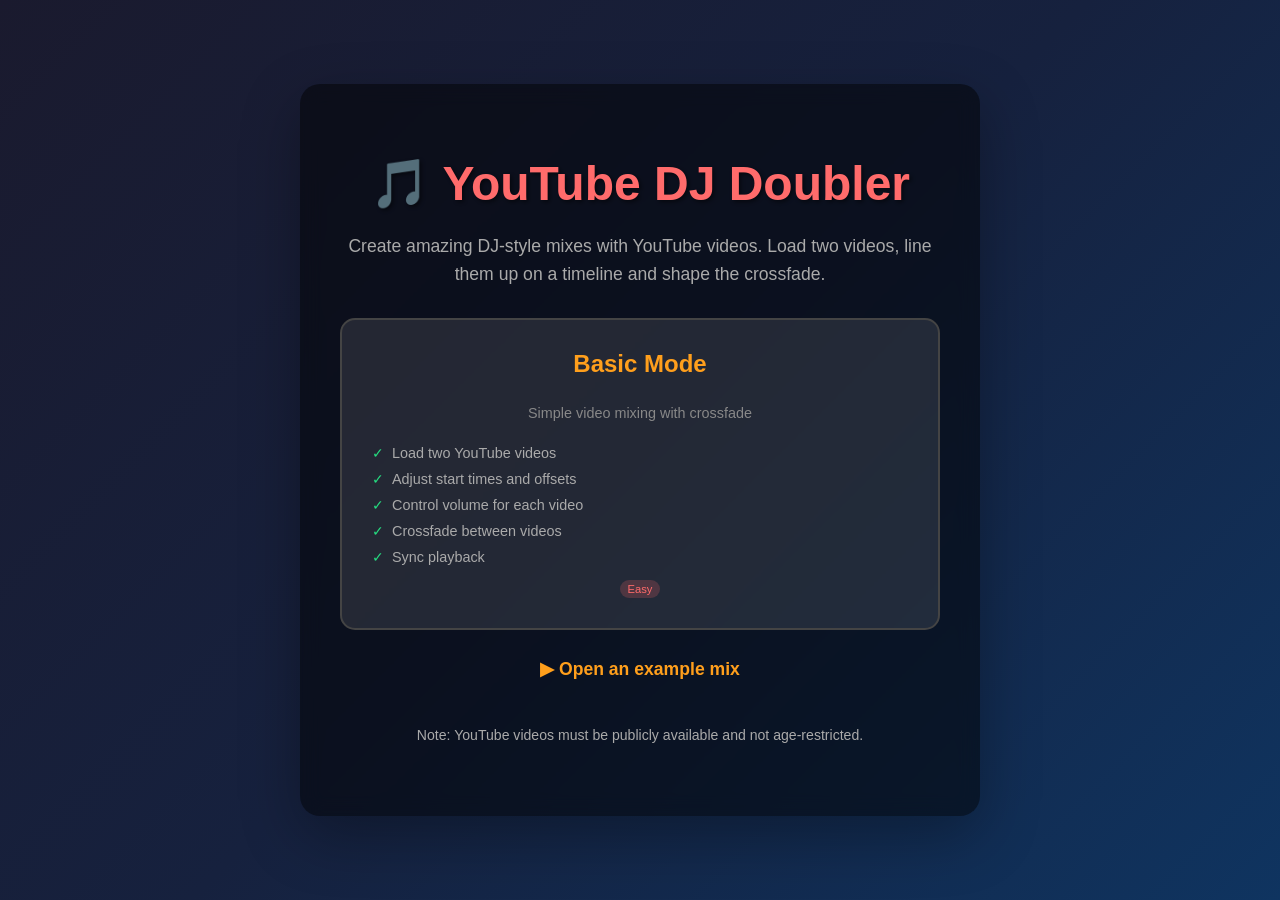
<file: index.html>
<!DOCTYPE html>
<html lang="en">
<head>
    <meta charset="UTF-8">
    <meta name="viewport" content="width=device-width, initial-scale=1.0">
    <title>YouTube DJ Doubler</title>
    <style>
        body {
            font-family: 'Segoe UI', Tahoma, Geneva, Verdana, sans-serif;
            background: linear-gradient(135deg, #1a1a2e 0%, #16213e 50%, #0f3460 100%);
            color: #e0e0e0;
            margin: 0;
            padding: 0;
            min-height: 100vh;
            display: flex;
            align-items: center;
            justify-content: center;
        }
        .container { text-align: center; max-width: 600px; padding: 40px; background: rgba(0, 0, 0, 0.5); border-radius: 20px; box-shadow: 0 20px 60px rgba(0, 0, 0, 0.3); backdrop-filter: blur(10px); }
        h1 { color: #ff6b6b; font-size: 3em; margin-bottom: 20px; text-shadow: 2px 2px 4px rgba(0,0,0,0.5); }
        p { color: #aaa; font-size: 1.1em; line-height: 1.6; margin-bottom: 30px; }
        .modes { display: flex; gap: 20px; justify-content: center; flex-wrap: wrap; }
        .mode-card { flex: 1; min-width: 200px; background: rgba(255, 255, 255, 0.1); border: 2px solid #444; border-radius: 15px; padding: 30px; cursor: pointer; transition: all 0.3s; text-decoration: none; color: inherit; }
        .mode-card:hover { border-color: #ff6b6b; transform: translateY(-5px); box-shadow: 0 10px 30px rgba(255, 107, 107, 0.2); }
        .mode-card h3 { color: #ff9f1c; margin-top: 0; font-size: 1.5em; }
        .mode-card p { color: #888; font-size: 0.9em; margin-bottom: 15px; }
        .mode-card .features { list-style: none; padding: 0; margin: 15px 0 0 0; text-align: left; }
        .mode-card .features li { padding: 5px 0; color: #aaa; font-size: 0.9em; position: relative; padding-left: 20px; }
        .mode-card .features li:before { content: "✓"; position: absolute; left: 0; color: #26de81; }
        .mode-card .tag { display: inline-block; padding: 3px 8px; border-radius: 12px; font-size: 0.7em; background: rgba(255, 107, 107, 0.2); color: #ff6b6b; margin-top: 10px; }
        .example { margin: 25px 0 0; }
        .example a { color: #ff9f1c; text-decoration: none; font-weight: bold; }
        .example a:hover { text-decoration: underline; }
        .footer { margin-top: 40px; color: #666; font-size: 0.8em; }
        .footer a { color: #ff6b6b; text-decoration: none; }
        .footer a:hover { text-decoration: underline; }
    </style>
</head>
<body>
    <div class="container">
        <h1>🎵 YouTube DJ Doubler</h1>
        <p>Create amazing DJ-style mixes with YouTube videos. Load two videos, line them up on a timeline and shape the crossfade.</p>
        <div class="modes">
            <a href="youtube-dj.html" class="mode-card">
                <h3>Basic Mode</h3>
                <p>Simple video mixing with crossfade</p>
                <ul class="features">
                    <li>Load two YouTube videos</li>
                    <li>Adjust start times and offsets</li>
                    <li>Control volume for each video</li>
                    <li>Crossfade between videos</li>
                    <li>Sync playback</li>
                </ul>
                <span class="tag">Easy</span>
            </a>
            <!-- Sample Mode is not supported yet, so it is not linked. Restore this card when it is ready:
            <a href="youtube-dj-sample.html" class="mode-card">
                <h3>Sample Mode</h3>
                <p>Advanced sample-based DJing</p>
                <ul class="features">
                    <li>Record samples from videos</li>
                    <li>16 sample pads</li>
                    <li>BPM and tempo control</li>
                    <li>Loop and sync options</li>
                    <li>Export/import samples</li>
                </ul>
                <span class="tag">Advanced</span>
            </a>
            -->
        </div>
        <p class="example"><a href="youtube-dj.html#a=ViMftVmc3Ts&b=yt1polx2D_4&sb=0.51&o=-16.9&rs=16.484&ba=101.8&bb=99.8&fa=42.61&fb=60&vb=80&ma=42.58&mb=59.99&c=0:0,57.152:0,57.202:0.265,59.46:0.747,59.51:1">&#9654; Open an example mix</a></p>
        <div class="footer">
            <p>Note: YouTube videos must be publicly available and not age-restricted.</p>
        </div>
    </div>
</body>
</html>
</file>
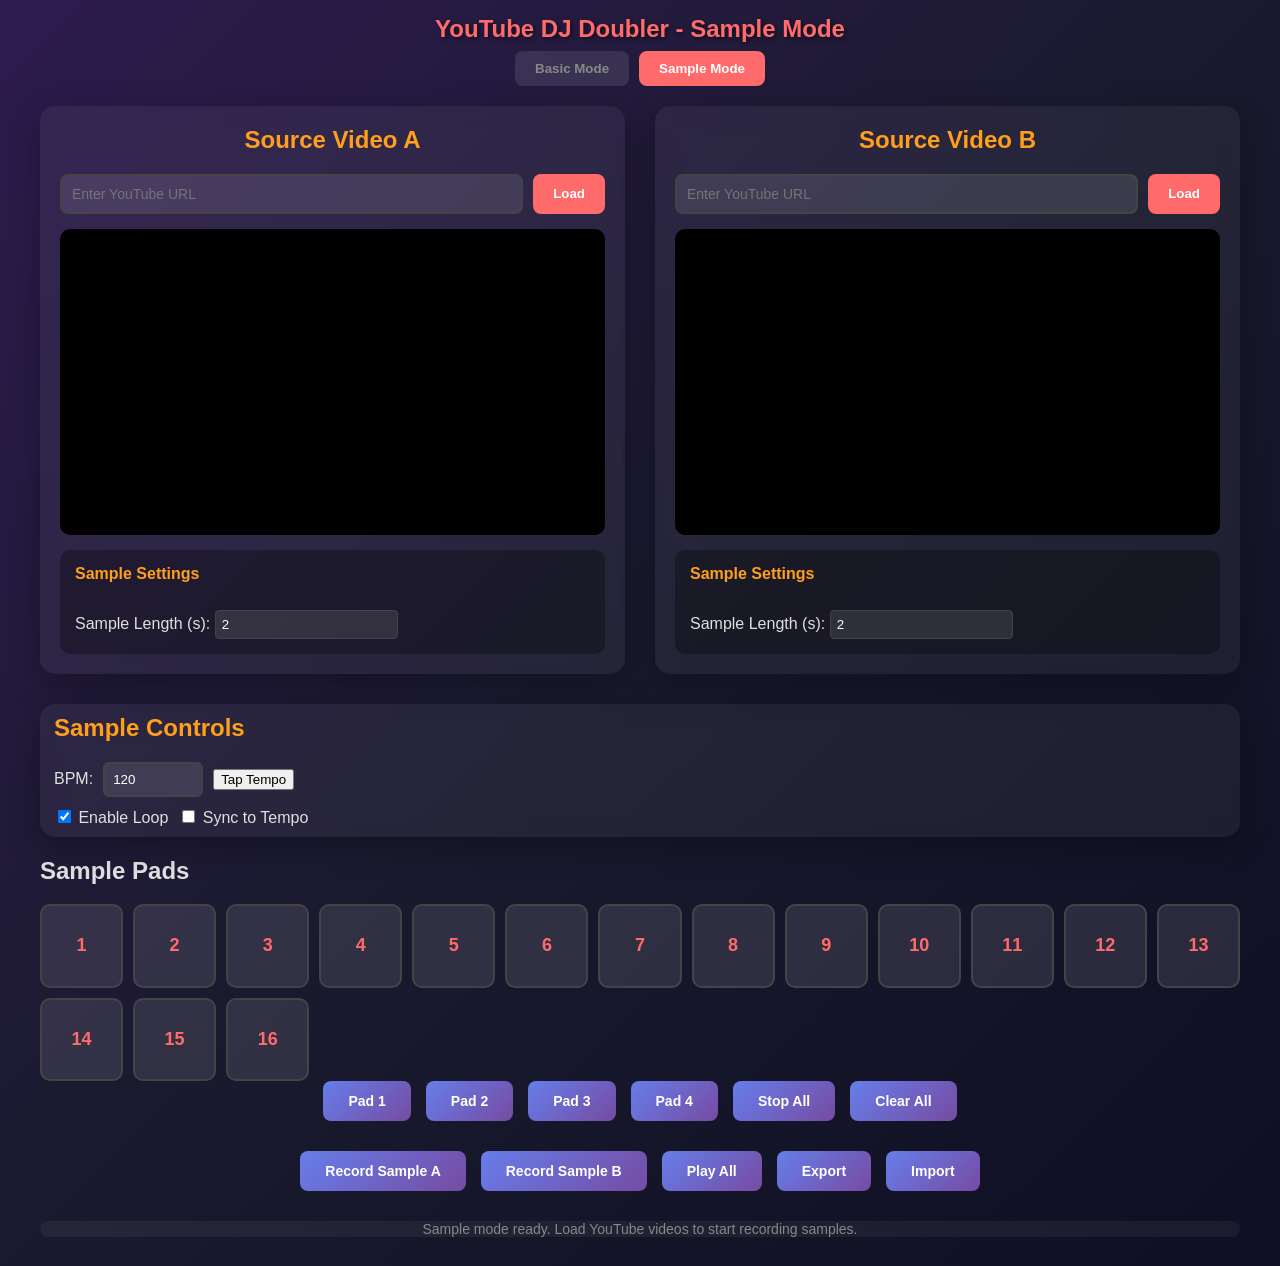
<file: youtube-dj-sample.html>
<!DOCTYPE html>
<html lang="en">
<head>
    <meta charset="UTF-8">
    <meta name="viewport" content="width=device-width, initial-scale=1.0">
    <title>YouTube DJ Doubler - Sample Mode</title>
    <link rel="stylesheet" href="youtube-dj.css">
    <style>
        .sample-mode {
            background: linear-gradient(135deg, #2d1b4e 0%, #1a1a2e 50%, #0f0f23 100%);
        }

        .sample-controls {
            display: flex;
            flex-direction: column;
            gap: 15px;
            margin-bottom: 20px;
        }

        .sample-grid {
            display: grid;
            grid-template-columns: repeat(auto-fit, minmax(80px, 1fr));
            gap: 10px;
            margin-top: 15px;
        }

        .sample-pad {
            aspect-ratio: 1;
            background: rgba(255, 255, 255, 0.1);
            border: 2px solid #444;
            border-radius: 10px;
            cursor: pointer;
            display: flex;
            flex-direction: column;
            align-items: center;
            justify-content: center;
            transition: all 0.2s;
            font-size: 10px;
            text-align: center;
            color: #fff;
        }

        .sample-pad:hover {
            background: rgba(255, 107, 107, 0.2);
            border-color: #ff6b6b;
            transform: scale(1.05);
        }

        .sample-pad.active {
            background: rgba(255, 107, 107, 0.4);
            border-color: #ff6b6b;
            box-shadow: 0 0 10px rgba(255, 107, 107, 0.5);
        }

        .sample-pad.playing {
            animation: pulse 0.5s;
        }

        .sample-pad .number {
            font-size: 18px;
            font-weight: bold;
            color: #ff6b6b;
        }

        .sample-pad .start {
            font-size: 10px;
            color: #aaa;
        }

        .sample-pad .duration {
            font-size: 10px;
            color: #888;
        }

        .mode-toggle {
            display: flex;
            justify-content: center;
            gap: 10px;
            margin-bottom: 20px;
        }

        .mode-toggle button {
            padding: 10px 20px;
            border: none;
            border-radius: 8px;
            cursor: pointer;
            font-weight: bold;
            transition: all 0.3s;
        }

        .mode-toggle button.active {
            background: #ff6b6b;
            color: white;
        }

        .mode-toggle button:not(.active) {
            background: rgba(255, 255, 255, 0.1);
            color: #888;
        }

        .loop-controls {
            display: flex;
            gap: 10px;
            align-items: center;
            margin-top: 10px;
        }

        .bpm-controls {
            display: flex;
            gap: 10px;
            align-items: center;
        }

        .bpm-controls input {
            width: 80px;
            padding: 8px;
            border: 2px solid #444;
            border-radius: 6px;
            background: rgba(255, 255, 255, 0.1);
            color: #fff;
        }

        .sample-settings {
            background: rgba(0, 0, 0, 0.3);
            border-radius: 10px;
            padding: 15px;
            margin-top: 10px;
        }

        .sample-settings h4 {
            margin-top: 0;
            color: #ff9f1c;
        }

        .sample-settings input, .sample-settings select {
            padding: 6px;
            border: 1px solid #444;
            border-radius: 4px;
            background: rgba(255, 255, 255, 0.1);
            color: #fff;
            margin-top: 5px;
        }
    </style>
</head>
<body class="sample-mode">
    <div class="container">
        <h1>YouTube DJ Doubler - Sample Mode</h1>

        <div class="mode-toggle">
            <button onclick="switchMode('basic')" id="basicModeBtn">Basic Mode</button>
            <button onclick="switchMode('sample')" id="sampleModeBtn" class="active">Sample Mode</button>
        </div>

        <div class="video-section">
            <div class="video-container">
                <h2>Source Video A</h2>
                <div class="url-input">
                    <input type="text" id="urlA" placeholder="Enter YouTube URL">
                    <button onclick="loadVideo('A')">Load</button>
                </div>
                <div class="player-wrap"><div id="playerA"></div></div>
                <div class="sample-settings">
                    <h4>Sample Settings</h4>
                    <div>
                        <label>Sample Length (s):</label>
                        <input type="number" id="sampleLengthA" value="2" min="0.1" step="0.1">
                    </div>
                </div>
            </div>

            <div class="video-container">
                <h2>Source Video B</h2>
                <div class="url-input">
                    <input type="text" id="urlB" placeholder="Enter YouTube URL">
                    <button onclick="loadVideo('B')">Load</button>
                </div>
                <div class="player-wrap"><div id="playerB"></div></div>
                <div class="sample-settings">
                    <h4>Sample Settings</h4>
                    <div>
                        <label>Sample Length (s):</label>
                        <input type="number" id="sampleLengthB" value="2" min="0.1" step="0.1">
                    </div>
                </div>
            </div>
        </div>

        <div class="crossfade-section">
            <h2>Sample Controls</h2>
            <div class="bpm-controls">
                <label for="bpm">BPM:</label>
                <input type="number" id="bpm" value="120" min="40" max="200">
                <button onclick="tapTempo()">Tap Tempo</button>
                <span id="tempoStatus"></span>
            </div>
            <div class="loop-controls">
                <label>
                    <input type="checkbox" id="enableLoop" checked>
                    Enable Loop
                </label>
                <label>
                    <input type="checkbox" id="syncToTempo">
                    Sync to Tempo
                </label>
            </div>
        </div>

        <div class="sample-section">
            <h2>Sample Pads</h2>
            <div class="sample-grid" id="sampleGrid">
                <!-- Sample pads will be generated here -->
            </div>
        </div>

        <div class="playback-controls">
            <button onclick="playSample(0)">Pad 1</button>
            <button onclick="playSample(1)">Pad 2</button>
            <button onclick="playSample(2)">Pad 3</button>
            <button onclick="playSample(3)">Pad 4</button>
            <button onclick="stopAllSamples()">Stop All</button>
            <button onclick="clearAllSamples()">Clear All</button>
        </div>

        <div class="playback-controls">
            <button onclick="recordSample('A')">Record Sample A</button>
            <button onclick="recordSample('B')">Record Sample B</button>
            <button onclick="playAllSamples()">Play All</button>
            <button onclick="exportSamples()">Export</button>
            <button onclick="importSamples()">Import</button>
        </div>

        <div class="status">
            <p id="statusText"></p>
        </div>
    </div>

    <!-- YouTube IFrame API -->
    <script src="https://www.youtube.com/iframe_api"></script>
    <script src="youtube-dj-sample.js"></script>
</body>
</html>
</file>
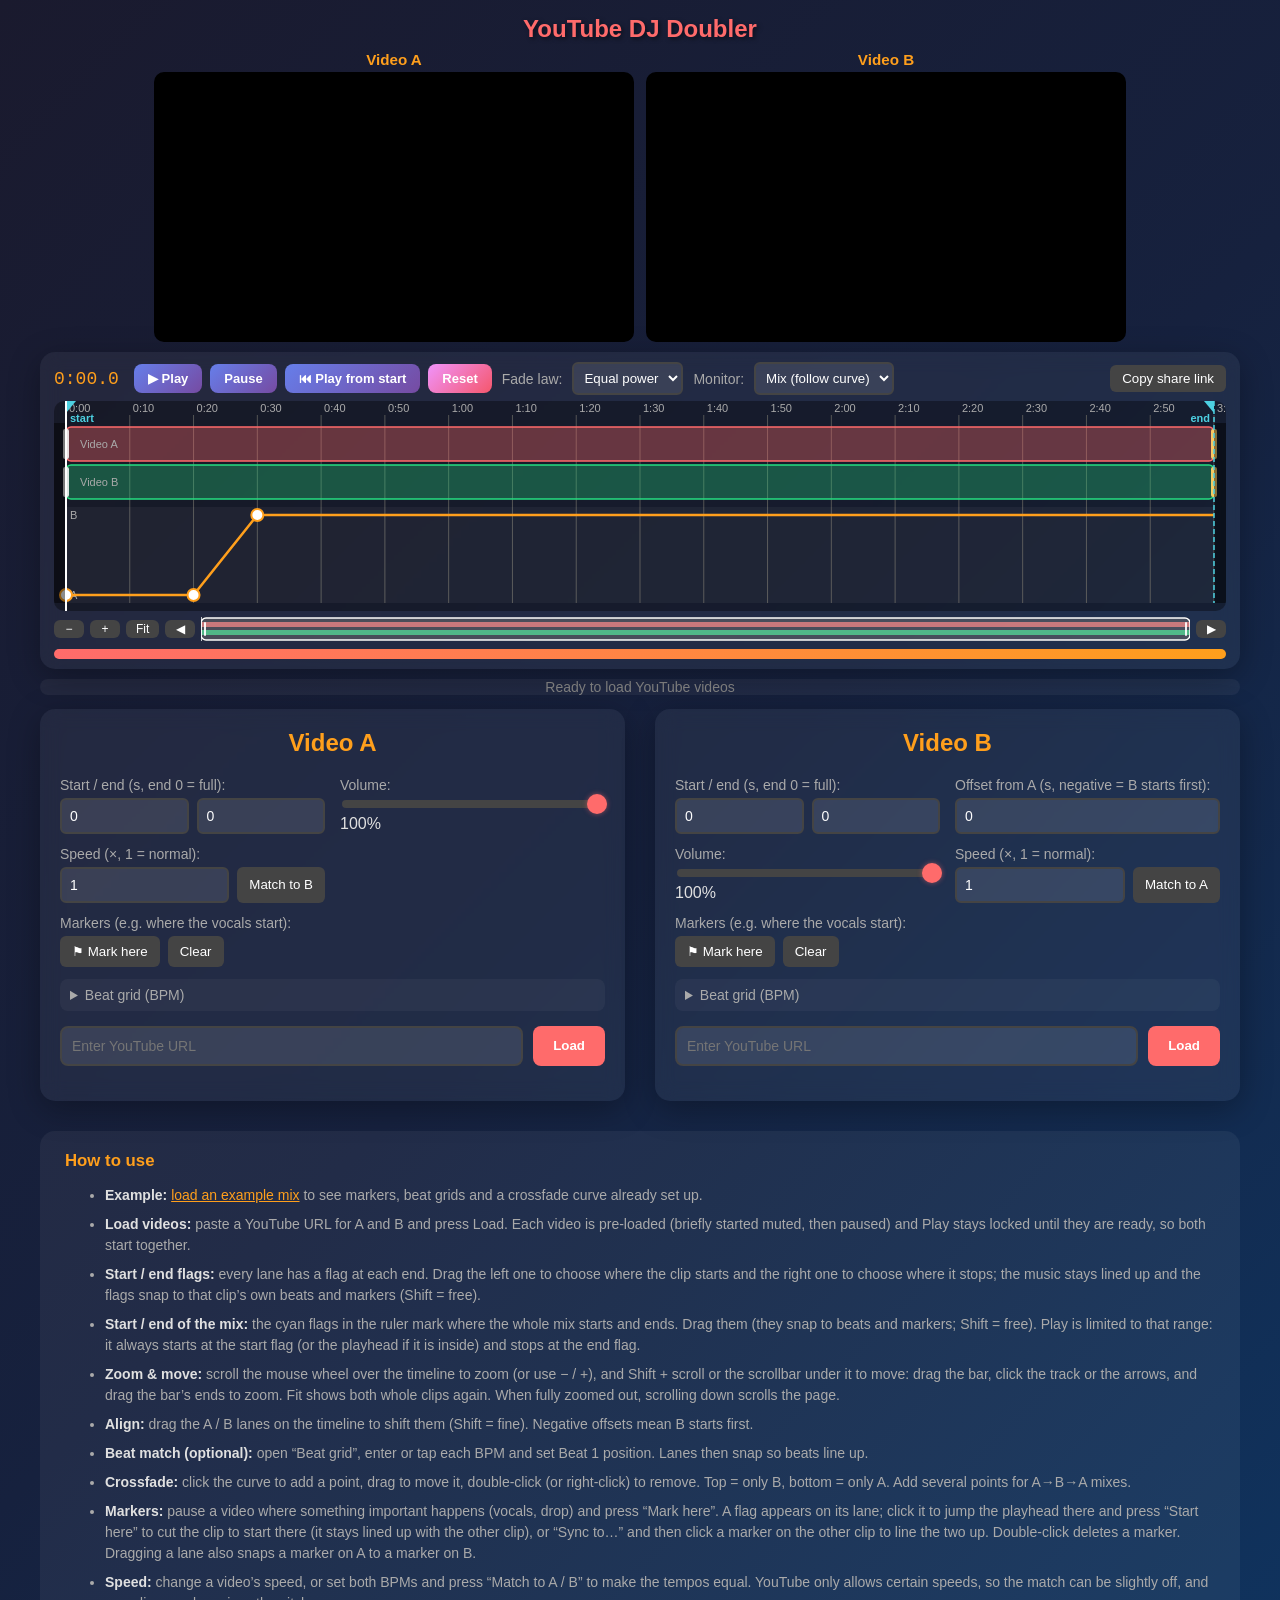
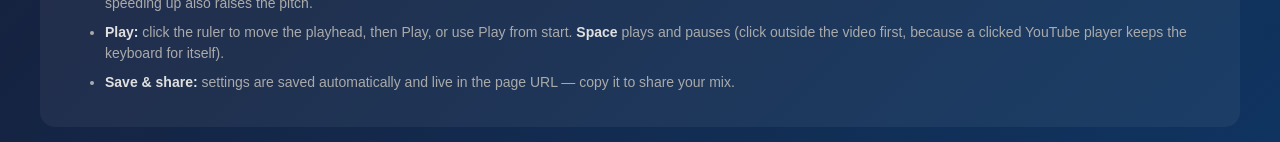
<file: youtube-dj.html>
<!DOCTYPE html>
<html lang="en">
<head>
    <meta charset="UTF-8">
    <meta name="viewport" content="width=device-width, initial-scale=1.0">
    <title>YouTube DJ Doubler</title>
    <link rel="stylesheet" href="youtube-dj.css">
</head>
<body>
    <div class="container">
        <h1>YouTube DJ Doubler</h1>

        <input type="hidden" id="shift" value="0">
        <input type="hidden" id="rangeStart" value="0">
        <input type="hidden" id="rangeEnd" value="0">
        <div class="players-row">
            <div class="player-col">
                <h2>Video A</h2>
                <div class="player-wrap"><div id="playerA"></div><div class="player-loading" id="loadingA" hidden>Loading&hellip;</div></div>
            </div>
            <div class="player-col">
                <h2>Video B</h2>
                <div class="player-wrap"><div id="playerB"></div><div class="player-loading" id="loadingB" hidden>Loading&hellip;</div></div>
            </div>
        </div>

        <div class="crossfade-section">
            <div class="timeline-toolbar">
                <span id="timeDisplay" class="time-display">0:00.0</span>
                <div class="playback-controls">
                <button id="playBoth" onclick="playBoth()">&#9654; Play</button>
                <button id="pauseBoth" onclick="pauseBoth()">Pause</button>
                <button id="syncPlay" onclick="syncPlay()">&#9198; Play from start</button>
                <button id="reset" onclick="resetPlayers()">Reset</button>
                </div>
                <label for="mixMode">Fade law:</label>
                <select id="mixMode">
                    <option value="equal">Equal power</option>
                    <option value="linear">Linear</option>
                </select>
                <label for="monitor">Monitor:</label>
                <select id="monitor" title="Solo a video or hear both at full volume while checking beats">
                    <option value="mix">Mix (follow curve)</option>
                    <option value="a">Solo A</option>
                    <option value="b">Solo B</option>
                    <option value="both">Both (no fade)</option>
                </select>
                <button class="small-btn" onclick="copyShareLink()">Copy share link</button>
            </div>
            <svg id="timeline" aria-label="Mix timeline"></svg>
            <div class="timeline-nav">
                <button class="nav-btn" onclick="zoomBy(1 / 1.5)" title="Zoom out (Ctrl + scroll)">&minus;</button>
                <button class="nav-btn" onclick="zoomBy(1.5)" title="Zoom in (Ctrl + scroll)">+</button>
                <button class="nav-btn" onclick="fitTimeline()" title="Show both whole clips">Fit</button>
                <button class="nav-btn" onclick="panPage(-1)" title="Move left">&#9664;</button>
                <svg id="minimap" aria-label="Timeline scrollbar: drag the bar to move, drag its ends to zoom"></svg>
                <button class="nav-btn" onclick="panPage(1)" title="Move right">&#9654;</button>
            </div>
            <div class="crossfade-visual">
                <div class="fade-bar">
                    <div id="fadeA" class="fade-indicator"></div>
                    <div id="fadeB" class="fade-indicator"></div>
                </div>
                <div class="fade-labels">
                    <span>A</span>
                    <span>B</span>
                </div>
            </div>
        </div>

        <div class="status">
            <p id="statusText"></p>
        </div>

        <div class="video-section">
            <div class="video-container">
                <h2>Video A</h2>
                <div class="controls">
                    <div class="control-group">
                        <label for="startA">Start / end (s, end 0 = full):</label>
                        <div class="inline-row">
                            <input type="number" id="startA" value="0" min="0" step="0.01" title="Start (s)">
                            <input type="number" id="endA" value="0" min="0" step="0.01" title="End (s), 0 = play to the end">
                        </div>
                    </div>
                    <div class="control-group">
                        <label for="volumeA">Volume:</label>
                        <input type="range" id="volumeA" min="0" max="100" value="100">
                        <span id="volumeValueA">100%</span>
                    </div>
                    <div class="control-group">
                        <label for="rateA">Speed (&times;, 1 = normal):</label>
                        <div class="inline-row">
                            <input type="number" id="rateA" value="1" min="0.25" max="2" step="0.01">
                            <button onclick="matchTempo('A')" title="Set this video's speed so its BPM matches video B">Match to B</button>
                        </div>
                    </div>
                    <div class="control-group wide">
                        <label>Markers (e.g. where the vocals start):</label>
                        <div class="inline-row">
                            <button onclick="addMarker('A')" title="Drop a marker at this video's current time">&#9873; Mark here</button>
                            <button onclick="clearMarkers('A')">Clear</button>
                        </div>
                    </div>
                    <details class="beat-settings">
                        <summary>Beat grid (BPM)</summary>
                        <div class="control-group">
                            <label for="bpmA">BPM (optional, enables beat grid &amp; snapping):</label>
                            <div class="inline-row">
                                <input type="number" id="bpmA" min="0" step="0.1" placeholder="e.g. 120">
                                <button onclick="tapTempo('A')">Tap</button>
                                <button id="soloA" onclick="toggleSolo('A')" title="Hear only this video (solo) while you tap">Solo</button>
                            </div>
                        </div>
                        <div class="control-group">
                            <label for="beatA">Beat 1 position (s into video):</label>
                            <div class="inline-row">
                                <input type="number" id="beatA" value="0" min="0" step="0.01">
                                <button onclick="setFirstBeat('A')">Set to current</button>
                            </div>
                            <span class="field-hint">Where the first clear beat (e.g. the first kick) lands, counted from the
                                very start of the video. Pause on it and press &ldquo;Set to current&rdquo;.</span>
                        </div>
                    </details>
                </div>
                <div class="url-input">
                    <input type="text" id="urlA" placeholder="Enter YouTube URL">
                    <button onclick="loadVideo('A')">Load</button>
                </div>
            </div>

            <div class="video-container">
                <h2>Video B</h2>
                <div class="controls">
                    <div class="control-group">
                        <label for="startB">Start / end (s, end 0 = full):</label>
                        <div class="inline-row">
                            <input type="number" id="startB" value="0" min="0" step="0.01" title="Start (s)">
                            <input type="number" id="endB" value="0" min="0" step="0.01" title="End (s), 0 = play to the end">
                        </div>
                    </div>
                    <div class="control-group">
                        <label for="offsetB">Offset from A (s, negative = B starts first):</label>
                        <input type="number" id="offsetB" value="0" step="0.01">
                    </div>
                    <div class="control-group">
                        <label for="volumeB">Volume:</label>
                        <input type="range" id="volumeB" min="0" max="100" value="100">
                        <span id="volumeValueB">100%</span>
                    </div>
                    <div class="control-group">
                        <label for="rateB">Speed (&times;, 1 = normal):</label>
                        <div class="inline-row">
                            <input type="number" id="rateB" value="1" min="0.25" max="2" step="0.01">
                            <button onclick="matchTempo('B')" title="Set this video's speed so its BPM matches video A">Match to A</button>
                        </div>
                    </div>
                    <div class="control-group wide">
                        <label>Markers (e.g. where the vocals start):</label>
                        <div class="inline-row">
                            <button onclick="addMarker('B')" title="Drop a marker at this video's current time">&#9873; Mark here</button>
                            <button onclick="clearMarkers('B')">Clear</button>
                        </div>
                    </div>
                    <details class="beat-settings">
                        <summary>Beat grid (BPM)</summary>
                        <div class="control-group">
                            <label for="bpmB">BPM (optional, enables beat grid &amp; snapping):</label>
                            <div class="inline-row">
                                <input type="number" id="bpmB" min="0" step="0.1" placeholder="e.g. 120">
                                <button onclick="tapTempo('B')">Tap</button>
                                <button id="soloB" onclick="toggleSolo('B')" title="Hear only this video (solo) while you tap">Solo</button>
                            </div>
                        </div>
                        <div class="control-group">
                            <label for="beatB">Beat 1 position (s into video):</label>
                            <div class="inline-row">
                                <input type="number" id="beatB" value="0" min="0" step="0.01">
                                <button onclick="setFirstBeat('B')">Set to current</button>
                            </div>
                            <span class="field-hint">Where the first clear beat (e.g. the first kick) lands, counted from the
                                very start of the video. Pause on it and press &ldquo;Set to current&rdquo;.</span>
                        </div>
                    </details>
                </div>
                <div class="url-input">
                    <input type="text" id="urlB" placeholder="Enter YouTube URL">
                    <button onclick="loadVideo('B')">Load</button>
                </div>
            </div>
        </div>

        <div class="instructions">
            <h2>How to use</h2>
            <ul>
                <li><strong>Example:</strong> <a href="youtube-dj.html#a=ViMftVmc3Ts&b=yt1polx2D_4&sb=0.51&o=-16.9&rs=16.484&ba=101.8&bb=99.8&fa=42.61&fb=60&vb=80&ma=42.58&mb=59.99&c=0:0,57.152:0,57.202:0.265,59.46:0.747,59.51:1">load an example mix</a> to see markers, beat grids and a crossfade curve already set up.</li>
                <li><strong>Load videos:</strong> paste a YouTube URL for A and B and press Load. Each video is pre-loaded (briefly started muted, then paused) and Play stays locked until they are ready, so both start together.</li>
                <li><strong>Start / end flags:</strong> every lane has a flag at each end. Drag the left one to choose where the clip starts and the right one to choose where it stops; the music stays lined up and the flags snap to that clip&rsquo;s own beats and markers (Shift = free).</li>
                <li><strong>Start / end of the mix:</strong> the cyan flags in the ruler mark where the whole mix starts and ends. Drag them (they snap to beats and markers; Shift = free). Play is limited to that range: it always starts at the start flag (or the playhead if it is inside) and stops at the end flag.</li>
                <li><strong>Zoom &amp; move:</strong> scroll the mouse wheel over the timeline to zoom (or use &minus; / +), and Shift + scroll or the scrollbar under it to move: drag the bar, click the track or the arrows, and drag the bar&rsquo;s ends to zoom. Fit shows both whole clips again. When fully zoomed out, scrolling down scrolls the page.</li>
                <li><strong>Align:</strong> drag the A / B lanes on the timeline to shift them (Shift = fine). Negative offsets mean B starts first.</li>
                <li><strong>Beat match (optional):</strong> open &ldquo;Beat grid&rdquo;, enter or tap each BPM and set Beat 1 position.
                    Lanes then snap so beats line up.</li>
                <li><strong>Crossfade:</strong> click the curve to add a point, drag to move it, double-click (or right-click) to remove.
                    Top = only B, bottom = only A. Add several points for A&rarr;B&rarr;A mixes.</li>
                <li><strong>Markers:</strong> pause a video where something important happens (vocals, drop) and press &ldquo;Mark here&rdquo;. A flag appears on its lane; click it to jump the playhead there and press &ldquo;Start here&rdquo; to cut the clip to start there (it stays lined up with the other clip), or &ldquo;Sync to&hellip;&rdquo; and then click a marker on the other clip to line the two up. Double-click deletes a marker. Dragging a lane also snaps a marker on A to a marker on B.</li>
                <li><strong>Speed:</strong> change a video&rsquo;s speed, or set both BPMs and press &ldquo;Match to A / B&rdquo; to make the tempos equal. YouTube only allows certain speeds, so the match can be slightly off, and speeding up also raises the pitch.</li>
                <li><strong>Play:</strong> click the ruler to move the playhead, then Play, or use Play from start. <strong>Space</strong> plays and pauses (click outside the video first, because a clicked YouTube player keeps the keyboard for itself).</li>
                <li><strong>Save &amp; share:</strong> settings are saved automatically and live in the page URL &mdash; copy it to share your mix.</li>
            </ul>
        </div>
    </div>

    <!-- YouTube IFrame API -->
    <script src="https://www.youtube.com/iframe_api"></script>
    <script src="youtube-dj.js"></script>
</body>
</html>
</file>
<file: youtube-dj.css>
body {
    font-family: 'Segoe UI', Tahoma, Geneva, Verdana, sans-serif;
    background: linear-gradient(135deg, #1a1a2e 0%, #16213e 50%, #0f3460 100%);
    color: #e0e0e0;
    margin: 0;
    padding: 20px;
    min-height: 100vh;
}

.container {
    max-width: 1200px;
    margin: 0 auto;
    padding: 20px;
}

h1 {
    text-align: center;
    color: #ff6b6b;
    margin-bottom: 30px;
    font-size: 2.5em;
    text-shadow: 2px 2px 4px rgba(0,0,0,0.5);
}

.video-section {
    display: flex;
    gap: 30px;
    margin-bottom: 30px;
    flex-wrap: wrap;
}

.video-container {
    flex: 1;
    min-width: 0;
    max-width: 100%;
    background: rgba(255, 255, 255, 0.05);
    border-radius: 15px;
    padding: 20px;
    box-shadow: 0 8px 32px rgba(0, 0, 0, 0.3);
    backdrop-filter: blur(10px);
}

.video-container h2 {
    color: #ff9f1c;
    margin-top: 0;
    font-size: 1.5em;
    text-align: center;
}

.url-input {
    display: flex;
    gap: 10px;
    margin-bottom: 15px;
}

.url-input input {
    flex: 1;
    padding: 10px;
    border: 2px solid #444;
    border-radius: 8px;
    background: rgba(255, 255, 255, 0.1);
    color: #fff;
    font-size: 14px;
}

.url-input input:focus {
    outline: none;
    border-color: #ff6b6b;
}

.url-input button {
    padding: 10px 20px;
    background: #ff6b6b;
    color: white;
    border: none;
    border-radius: 8px;
    cursor: pointer;
    font-weight: bold;
    transition: background 0.3s;
}

.url-input button:hover {
    background: #ff5252;
}

.player-wrap {
    position: relative;
    width: 100%;
    aspect-ratio: 16/9;
    background: #000;
    border-radius: 10px;
    margin-bottom: 15px;
    overflow: hidden;
}

/* The YouTube API replaces #playerX with an iframe; fill the wrapper */
.player-wrap iframe,
.player-wrap > div {
    position: absolute;
    inset: 0;
    width: 100%;
    height: 100%;
    border: 0;
}

.controls {
    display: grid;
    grid-template-columns: minmax(0, 1fr) minmax(0, 1fr);
    gap: 12px 15px;
    margin-bottom: 15px;
}

.beat-settings {
    grid-column: 1 / -1;
    background: rgba(255, 255, 255, 0.04);
    border-radius: 8px;
    padding: 8px 10px;
}

.beat-settings summary { cursor: pointer; color: #aaa; font-size: 14px; }
.beat-settings[open] summary { margin-bottom: 10px; }
.beat-settings .control-group + .control-group { margin-top: 10px; }

.control-group {
    display: flex;
    flex-direction: column;
    gap: 5px;
}

.control-group label {
    font-size: 14px;
    color: #aaa;
    font-weight: 500;
}

.control-group input[type="number"] {
    padding: 8px;
    border: 2px solid #444;
    border-radius: 6px;
    background: rgba(255, 255, 255, 0.1);
    color: #fff;
    font-size: 14px;
}

.control-group input[type="range"] {
    width: 100%;
    height: 8px;
    border-radius: 4px;
    background: #444;
    outline: none;
    -webkit-appearance: none;
}

.control-group input[type="range"]::-webkit-slider-thumb {
    -webkit-appearance: none;
    appearance: none;
    width: 20px;
    height: 20px;
    border-radius: 50%;
    background: #ff6b6b;
    cursor: pointer;
    box-shadow: 0 0 5px rgba(255, 107, 107, 0.5);
}

.control-group input[type="range"]::-moz-range-thumb {
    width: 20px;
    height: 20px;
    border-radius: 50%;
    background: #ff6b6b;
    cursor: pointer;
    border: none;
}

.crossfade-section {
    background: rgba(255, 255, 255, 0.05);
    border-radius: 15px;
    padding: 20px;
    margin-bottom: 30px;
    box-shadow: 0 8px 32px rgba(0, 0, 0, 0.3);
    backdrop-filter: blur(10px);
}

.crossfade-section h2 {
    color: #ff9f1c;
    margin-top: 0;
    font-size: 1.5em;
}

.crossfade-controls {
    display: flex;
    align-items: center;
    gap: 15px;
    margin-bottom: 20px;
}

.crossfade-controls label {
    font-size: 14px;
    color: #aaa;
}

.crossfade-controls input[type="range"] {
    flex: 1;
    height: 8px;
    border-radius: 4px;
    background: #444;
    outline: none;
    -webkit-appearance: none;
}

.crossfade-controls input[type="range"]::-webkit-slider-thumb {
    -webkit-appearance: none;
    appearance: none;
    width: 20px;
    height: 20px;
    border-radius: 50%;
    background: #ff6b6b;
    cursor: pointer;
}

.crossfade-visual {
    margin-top: 15px;
}

.fade-bar {
    height: 30px;
    background: #333;
    border-radius: 15px;
    position: relative;
    overflow: hidden;
}

.fade-indicator {
    height: 100%;
    position: absolute;
    transition: all 0.3s ease;
}

#fadeA {
    background: linear-gradient(90deg, #ff6b6b, #ff9f1c);
    left: 0;
    width: 50%;
}

#fadeB {
    background: linear-gradient(90deg, #26de81, #20bf6b);
    right: 0;
    width: 50%;
}

.fade-labels {
    display: flex;
    justify-content: space-between;
    margin-top: 5px;
    font-size: 12px;
    color: #888;
}

.playback-controls {
    display: flex;
    justify-content: center;
    gap: 15px;
    margin-bottom: 30px;
}

.playback-controls button {
    padding: 12px 25px;
    border: none;
    border-radius: 8px;
    background: linear-gradient(135deg, #667eea 0%, #764ba2 100%);
    color: white;
    font-weight: bold;
    cursor: pointer;
    transition: all 0.3s;
    font-size: 14px;
}

.playback-controls button:hover {
    transform: translateY(-2px);
    box-shadow: 0 5px 15px rgba(102, 126, 234, 0.4);
}

.playback-controls button:active {
    transform: translateY(0);
}

#reset {
    background: linear-gradient(135deg, #f093fb 0%, #f5576c 100%);
}

#reset:hover {
    box-shadow: 0 5px 15px rgba(245, 87, 108, 0.4);
}

.status {
    text-align: center;
    color: #888;
    font-size: 14px;
    padding: 10px;
    background: rgba(255, 255, 255, 0.05);
    border-radius: 8px;
}

@media (max-width: 768px) {
    .video-section {
        flex-direction: column;
    }
    
    .video-container {
        min-width: 100%;
    }

    .controls { grid-template-columns: minmax(0, 1fr); }
    
    .playback-controls {
        flex-wrap: wrap;
    }
    
    .playback-controls button {
        flex: 1;
        min-width: 120px;
    }
}

/* Mix timeline */
.timeline-toolbar {
    display: flex;
    align-items: center;
    gap: 12px;
    margin-bottom: 8px;
    flex-wrap: wrap;
}

.timeline-toolbar label { font-size: 14px; color: #aaa; }

.timeline-toolbar select {
    max-width: 170px;
    padding: 6px;
    border-radius: 6px;
    border: 2px solid #444;
    background: rgba(255, 255, 255, 0.1);
    color: #fff;
}

.timeline-toolbar select option { color: #000; }

.time-display {
    font-family: monospace;
    font-size: 20px;
    color: #ff9f1c;
    min-width: 80px;
}

.hint { font-size: 12px; color: #888; margin: 0 0 10px; }

#timeline {
    display: block;
    width: 100%;
    background: rgba(0, 0, 0, 0.35);
    border-radius: 10px;
    touch-action: none;
    user-select: none;
    overflow: hidden;
}

#timeline text { fill: #aaa; font-size: 11px; pointer-events: none; }
.tl-lane { cursor: grab; stroke-width: 1.5; }
.tl-lane.A { fill: rgba(255, 107, 107, 0.35); stroke: #ff6b6b; }
.tl-lane.B { fill: rgba(38, 222, 129, 0.30); stroke: #26de81; }
.tl-beat { stroke: rgba(255, 255, 255, 0.25); stroke-width: 1; pointer-events: none; }
.tl-beat.bar { stroke: rgba(255, 255, 255, 0.55); }
.tl-ruler { fill: transparent; cursor: ew-resize; }
.tl-tick { stroke: #555; stroke-width: 1; pointer-events: none; }
.tl-curve-bg { fill: rgba(255, 255, 255, 0.04); cursor: crosshair; }
.tl-curve { fill: none; stroke: #ff9f1c; stroke-width: 2.5; pointer-events: none; }
.tl-point { fill: #fff; stroke: #ff9f1c; stroke-width: 2; cursor: grab; }
.tl-playhead { stroke: #fff; stroke-width: 2; pointer-events: none; }

.inline-row { display: flex; gap: 8px; }
.inline-row input { flex: 1; min-width: 0; }
.inline-row button {
    padding: 8px 12px;
    border: none;
    border-radius: 6px;
    background: #444;
    color: #fff;
    cursor: pointer;
}
.inline-row button:hover { background: #666; }

.small-btn {
    padding: 6px 12px;
    border: none;
    border-radius: 6px;
    background: #444;
    color: #fff;
    cursor: pointer;
    margin-left: auto;
}
.small-btn:hover { background: #666; }

.players-row {
    display: flex;
    gap: 20px;
    margin-bottom: 20px;
    flex-wrap: wrap;
}
.player-col { flex: 1; min-width: 280px; }
.player-col h2 { color: #ff9f1c; font-size: 1.1em; margin: 0 0 8px; text-align: center; }
.player-col .player-wrap { margin-bottom: 0; }

.field-hint { font-size: 12px; color: #888; line-height: 1.4; }

.instructions {
    margin-top: 30px;
    background: rgba(255, 255, 255, 0.05);
    border-radius: 15px;
    padding: 20px 25px;
    color: #aaa;
    font-size: 14px;
}
.instructions h2 { color: #ff9f1c; margin-top: 0; font-size: 1.2em; }
.instructions li { margin-bottom: 8px; line-height: 1.5; }
.instructions strong { color: #e0e0e0; }
.status { margin-bottom: 20px; }

/* ---- compact layout: videos + timeline + transport in one view ---- */
body { padding: 10px; }
.container { padding: 5px 10px; }
h1 { font-size: 1.5em; margin: 0 0 8px; }

.players-row { flex-wrap: nowrap; justify-content: center; gap: 12px; margin-bottom: 10px; }
.player-col {
    min-width: 0;
    flex: 0 1 min(calc(50% - 6px), calc(30vh * 16 / 9));
}
.player-col h2 { font-size: 0.95em; margin: 0 0 4px; }

.crossfade-section { padding: 10px 14px; margin-bottom: 10px; }
.timeline-toolbar { margin-bottom: 6px; gap: 10px; }
.timeline-toolbar .playback-controls { margin: 0; gap: 8px; }
.timeline-toolbar .playback-controls button { padding: 7px 14px; font-size: 13px; }
.time-display { font-size: 18px; min-width: 70px; }
.crossfade-visual { margin-top: 8px; }
.fade-bar { height: 10px; border-radius: 5px; }
.fade-labels { display: none; }
.status { padding: 0; margin-bottom: 14px; }
.status p { margin: 6px 0; }
.small-btn { margin-left: auto; }

.inline-row button.active { background: #ff6b6b; }

.tl-marker { stroke: #fff; stroke-width: 1.5; pointer-events: none; }
.tl-marker-flag { fill: #ffd166; pointer-events: none; }
.tl-marker-hit { fill: transparent; cursor: pointer; }

.tl-start-btn { fill: #ffd166; cursor: pointer; }
#timeline text.tl-start-text { fill: #1a1a2e; font-weight: 600; font-size: 11px; }
.tl-marker.target { stroke: #ff6b6b; stroke-width: 3; }
.tl-marker-flag.target { fill: #ff6b6b; }
.instructions a { color: #ff9f1c; }
.instructions a:hover { color: #ffd166; }

.player-msg {
    position: absolute;
    left: 0; right: 0; bottom: 0;
    padding: 8px 12px;
    background: rgba(0, 0, 0, 0.88);
    color: #ffd166;
    font-size: 12px;
    line-height: 1.4;
    z-index: 2;
}
.player-msg a { color: #ff9f1c; white-space: nowrap; }

.tl-handle { fill: rgba(255, 255, 255, 0.85); pointer-events: none; }
.tl-handle.trimend { fill: rgba(255, 209, 102, 0.95); }
.tl-handle-hit { fill: transparent; cursor: ew-resize; }

.timeline-nav { display: flex; align-items: center; gap: 6px; margin-top: 6px; }
.nav-btn {
    padding: 2px 10px;
    min-width: 30px;
    border: none;
    border-radius: 6px;
    background: #444;
    color: #fff;
    cursor: pointer;
    font-size: 14px;
}
.nav-btn:hover { background: #666; }
#minimap { flex: 1; min-width: 0; height: 24px; display: block; touch-action: none; user-select: none; }
.mini-bg { fill: rgba(0, 0, 0, 0.35); }
.mini-lane.A { fill: rgba(255, 107, 107, 0.7); }
.mini-lane.B { fill: rgba(38, 222, 129, 0.7); }
.mini-window { fill: rgba(255, 255, 255, 0.15); stroke: rgba(255, 255, 255, 0.7); stroke-width: 1.5; cursor: grab; }
.mini-playhead { stroke: #fff; stroke-width: 1.5; pointer-events: none; }

.tl-dim { fill: rgba(0, 0, 0, 0.45); pointer-events: none; }
.tl-range { stroke: #4dd0e1; stroke-width: 1.5; stroke-dasharray: 5 3; pointer-events: none; }
.tl-range-flag { fill: #4dd0e1; pointer-events: none; }
#timeline text.tl-range-text { fill: #4dd0e1; font-weight: 600; }

.player-loading {
    position: absolute;
    inset: 0;
    display: flex;
    align-items: center;
    justify-content: center;
    background: rgba(0, 0, 0, 0.6);
    color: #ffd166;
    font-weight: 600;
    z-index: 3;
    pointer-events: none; /* clicks still reach the YouTube player underneath */
}
.player-loading[hidden] { display: none; }
.playback-controls button:disabled { opacity: 0.5; cursor: wait; transform: none; box-shadow: none; }

.control-group.wide { grid-column: 1 / -1; }
.inline-row button { white-space: nowrap; }

/* let the settings columns shrink instead of overflowing the panel */
.control-group { min-width: 0; }
.control-group input[type="number"],
.control-group input[type="text"] { box-sizing: border-box; width: 100%; min-width: 0; }
.inline-row input { width: auto; flex: 1; min-width: 0; }
.control-group label { overflow-wrap: anywhere; }

.mini-window { fill: rgba(255, 255, 255, 0.22); stroke: #fff; stroke-width: 1.5; }
.mini-grip { stroke: rgba(255, 255, 255, 0.9); stroke-width: 2; stroke-linecap: round; pointer-events: none; }
.nav-btn { font-size: 12px; }
</file>
